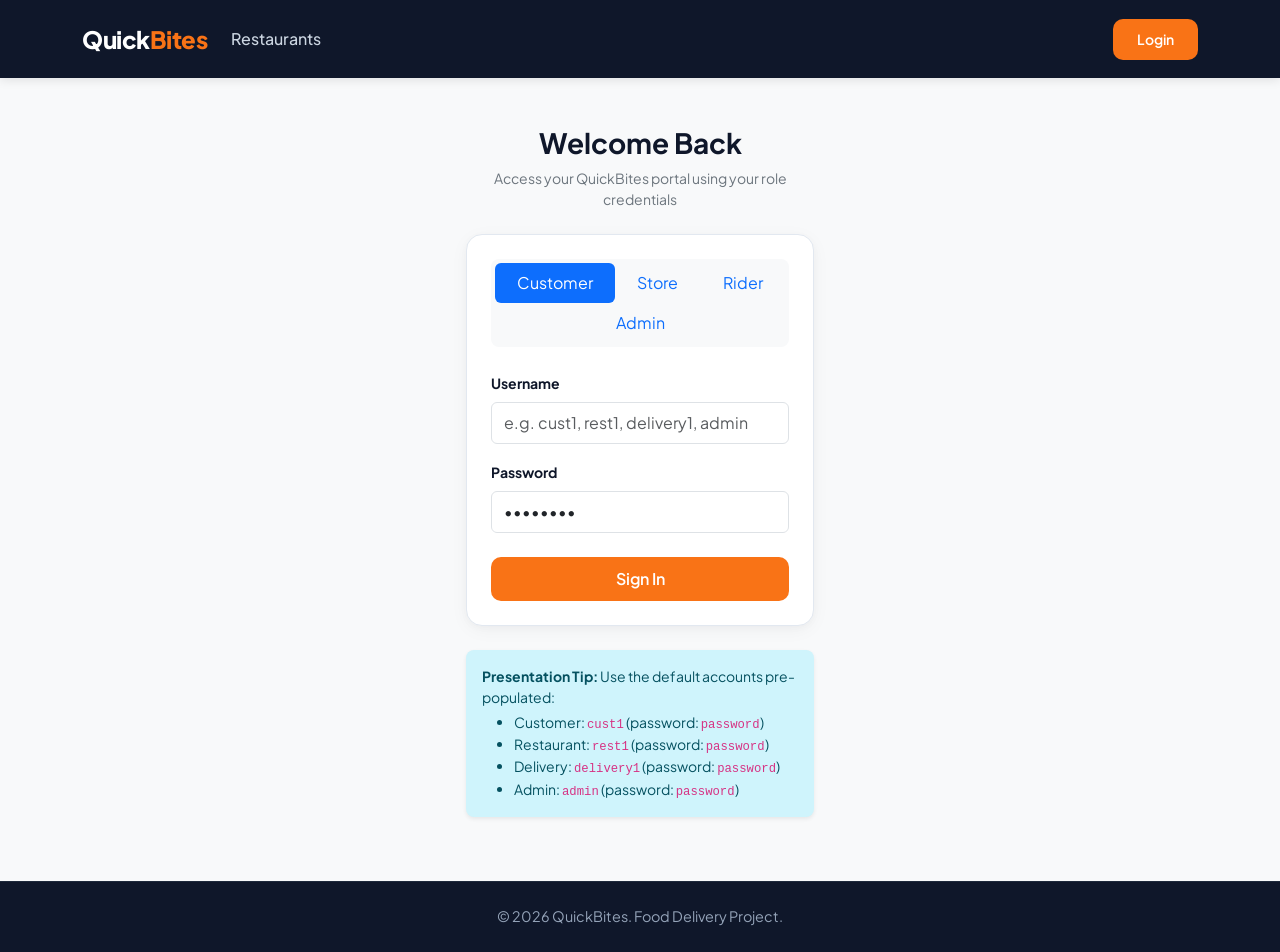
<file: frontend/admin.html>
<!DOCTYPE html>
<html lang="en">

<head>
    <meta charset="UTF-8">
    <meta name="viewport" content="width=device-width, initial-scale=1.0">
    <title>Admin Dashboard - QuickBites</title>
    <!-- Bootstrap CSS -->
    <link href="https://cdn.jsdelivr.net/npm/bootstrap@5.3.2/dist/css/bootstrap.min.css" rel="stylesheet">
    <!-- Custom style -->
    <link rel="stylesheet" href="css/style.css">
</head>

<body class="bg-light">

    <!-- Dynamically Loaded Navbar -->
    <div id="navbar-container"></div>

    <!-- Admin Header -->
    <section class="bg-dark text-white py-4 mb-5" style="background-color: #0f172a !important;">
        <div class="container d-flex justify-content-between align-items-center">
            <h2 class="fw-bold m-0">Admin Control Center</h2>
            <span class="badge bg-danger px-3 py-2 text-uppercase letter-spacing-1">Live Analytics</span>
        </div>
    </section>

    <!-- Main Analytics Content -->
    <main class="container mb-5 flex-grow-1">

        <!-- Numerical Stats Blocks -->
        <h4 class="fw-bold mb-3">System Statistics</h4>
        <div id="admin-stats" class="mb-5">
            <!-- Dynamically populated via JS -->
            <div class="row">
                <div class="col text-center py-4">
                    <div class="spinner-border text-primary"></div>
                </div>
            </div>
        </div>

        <!-- Global Order Log Table -->
        <div class="card-premium p-4 shadow-sm">
            <h5 class="fw-bold mb-4">All System Orders Log</h5>
            <div class="table-responsive">
                <table class="table table-hover align-middle">
                    <thead class="table-light text-secondary small">
                        <tr>
                            <th scope="col">Order ID</th>
                            <th scope="col">Customer ID</th>
                            <th scope="col">Restaurant ID</th>
                            <th scope="col">Items Ordered</th>
                            <th scope="col">Final Cost</th>
                            <th scope="col">Status</th>
                        </tr>
                    </thead>
                    <tbody id="active-orders-tbody" class="small">
                        <!-- Populated via JS -->
                        <tr>
                            <td colspan="6" class="text-center text-muted">Loading orders data...</td>
                        </tr>
                    </tbody>
                </table>
            </div>
        </div>

    </main>

    <!-- Footer -->
    <footer class="text-center py-4">
        <div class="container">
            <p class="mb-0">&copy; 2026 QuickBites. Food Delivery Project.</p>
        </div>
    </footer>

    <!-- Bootstrap Bundle JS -->
    <script src="https://cdn.jsdelivr.net/npm/bootstrap@5.3.2/dist/js/bootstrap.bundle.min.js"></script>
    <!-- Custom app JS -->
    <script src="js/app.js"></script>
</body>

</html>
</file>
<file: frontend/css/style.css>
@import url('https://fonts.googleapis.com/css2?family=Plus+Jakarta+Sans:wght@300;400;500;600;700;800&display=swap');

:root {
    --primary-color: #0f172a;      /* Deep Slate Blue */
    --primary-light: #1e293b;
    --accent-color: #f97316;       /* Vibrant Orange */
    --accent-hover: #ea580c;
    --bg-color: #f8fafc;           /* Light Warm Gray */
    --card-bg: #ffffff;
    --text-main: #0f172a;
    --text-muted: #64748b;
    --border-color: #e2e8f0;
    --success-color: #10b981;
    --danger-color: #ef4444;
    --card-shadow: 0 4px 20px -2px rgba(15, 23, 42, 0.05), 0 2px 8px -1px rgba(15, 23, 42, 0.03);
    --hover-shadow: 0 20px 25px -5px rgba(15, 23, 42, 0.1), 0 10px 10px -5px rgba(15, 23, 42, 0.04);
    --font-family: 'Plus Jakarta Sans', -apple-system, BlinkMacSystemFont, "Segoe UI", Roboto, sans-serif;
}

body {
    background-color: var(--bg-color);
    color: var(--text-main);
    font-family: var(--font-family);
    min-height: 100vh;
    display: flex;
    flex-direction: column;
}

/* Navbar */
.navbar-custom {
    background-color: var(--primary-color);
    box-shadow: 0 2px 10px rgba(0,0,0,0.1);
}

.navbar-custom .navbar-brand {
    font-weight: 800;
    color: #ffffff;
    font-size: 1.5rem;
    letter-spacing: -0.5px;
}

.navbar-custom .navbar-brand span {
    color: var(--accent-color);
}

.navbar-custom .nav-link {
    color: #cbd5e1;
    font-weight: 500;
    transition: color 0.2s ease;
}

.navbar-custom .nav-link:hover,
.navbar-custom .nav-link.active {
    color: #ffffff;
}

/* Cards & Containers */
.card-premium {
    background: var(--card-bg);
    border: 1px solid var(--border-color);
    border-radius: 16px;
    box-shadow: var(--card-shadow);
    transition: all 0.3s cubic-bezier(0.4, 0, 0.2, 1);
    overflow: hidden;
}

.card-premium:hover {
    transform: translateY(-4px);
    box-shadow: var(--hover-shadow);
    border-color: #cbd5e1;
}

.restaurant-img-placeholder {
    height: 160px;
    background: linear-gradient(135deg, #38bdf8, #818cf8);
    display: flex;
    align-items: center;
    justify-content: center;
    color: white;
    font-weight: 700;
    font-size: 1.5rem;
    letter-spacing: 1px;
    position: relative;
}

.restaurant-img-placeholder::after {
    content: '';
    position: absolute;
    top: 0; left: 0; right: 0; bottom: 0;
    background: rgba(15, 23, 42, 0.1);
}

/* Hero Section */
.hero-section {
    background: radial-gradient(circle at 100% 100%, var(--primary-light) 0%, var(--primary-color) 100%);
    color: white;
    padding: 6rem 0;
    position: relative;
    overflow: hidden;
    border-radius: 0 0 32px 32px;
}

.hero-section::before {
    content: '';
    position: absolute;
    width: 300px; height: 300px;
    border-radius: 50%;
    background: var(--accent-color);
    filter: blur(150px);
    opacity: 0.15;
    bottom: -50px; right: -50px;
}

.hero-title {
    font-size: 3.5rem;
    font-weight: 800;
    line-height: 1.15;
    letter-spacing: -1.5px;
}

.hero-subtitle {
    font-size: 1.25rem;
    color: #94a3b8;
    font-weight: 400;
}

/* Buttons */
.btn-accent {
    background-color: var(--accent-color);
    color: white;
    font-weight: 600;
    padding: 0.625rem 1.5rem;
    border-radius: 10px;
    border: none;
    transition: all 0.2s ease;
}

.btn-accent:hover, .btn-accent:focus {
    background-color: var(--accent-hover);
    color: white;
    box-shadow: 0 8px 16px -4px rgba(249, 115, 22, 0.3);
    transform: translateY(-1px);
}

.btn-accent:active {
    transform: translateY(1px);
}

.btn-outline-custom {
    color: var(--primary-color);
    border: 2px solid var(--primary-color);
    font-weight: 600;
    border-radius: 10px;
    padding: 0.5rem 1.25rem;
    background: transparent;
    transition: all 0.2s ease;
}

.btn-outline-custom:hover {
    background-color: var(--primary-color);
    color: white;
}

/* Badge/Rating Styles */
.rating-badge {
    background-color: #fef3c7;
    color: #d97706;
    font-weight: 700;
    padding: 0.35rem 0.75rem;
    border-radius: 8px;
    display: inline-flex;
    align-items: center;
    gap: 4px;
}

.time-badge {
    background-color: #f1f5f9;
    color: #475569;
    font-weight: 600;
    padding: 0.35rem 0.75rem;
    border-radius: 8px;
    display: inline-flex;
    align-items: center;
    gap: 4px;
}

/* Search Bar */
.search-container {
    background: #ffffff;
    border: 1px solid var(--border-color);
    border-radius: 14px;
    padding: 6px;
    box-shadow: var(--card-shadow);
}

.search-input {
    border: none;
    outline: none;
    font-size: 1rem;
    width: 100%;
    padding: 10px;
    font-weight: 500;
}

.search-input::placeholder {
    color: var(--text-muted);
}

/* Order Progress Bar */
.progress-track {
    display: flex;
    justify-content: space-between;
    align-items: center;
    position: relative;
    margin: 2rem 0;
}

.progress-track::before {
    content: '';
    position: absolute;
    top: 50%; left: 0; right: 0;
    height: 4px;
    background: #e2e8f0;
    z-index: 1;
    transform: translateY(-50%);
}

.progress-step {
    width: 40px;
    height: 40px;
    border-radius: 50%;
    background: #e2e8f0;
    display: flex;
    align-items: center;
    justify-content: center;
    z-index: 2;
    font-weight: 700;
    color: #64748b;
    border: 4px solid #ffffff;
    transition: all 0.3s ease;
}

.progress-step.active {
    background: var(--accent-color);
    color: white;
    box-shadow: 0 0 0 4px rgba(249, 115, 22, 0.2);
}

.progress-step.completed {
    background: var(--success-color);
    color: white;
}

/* Footer */
footer {
    margin-top: auto;
    background-color: var(--primary-color);
    color: #94a3b8;
    padding: 2rem 0;
    font-size: 0.9rem;
    border-top: 1px solid var(--primary-light);
}

/* Animations */
@keyframes fadeIn {
    from { opacity: 0; transform: translateY(10px); }
    to { opacity: 1; transform: translateY(0); }
}

.animate-fade-in {
    animation: fadeIn 0.4s cubic-bezier(0.16, 1, 0.3, 1) forwards;
}

/* Stats dashboard blocks */
.stat-box {
    padding: 1.5rem;
    border-radius: 12px;
    background: #ffffff;
    border: 1px solid var(--border-color);
    box-shadow: var(--card-shadow);
}

.stat-val {
    font-size: 2.25rem;
    font-weight: 800;
    color: var(--primary-color);
    line-height: 1;
    margin-bottom: 0.5rem;
}

.stat-label {
    font-size: 0.875rem;
    font-weight: 600;
    color: var(--text-muted);
    text-transform: uppercase;
    letter-spacing: 0.5px;
}
</file>
